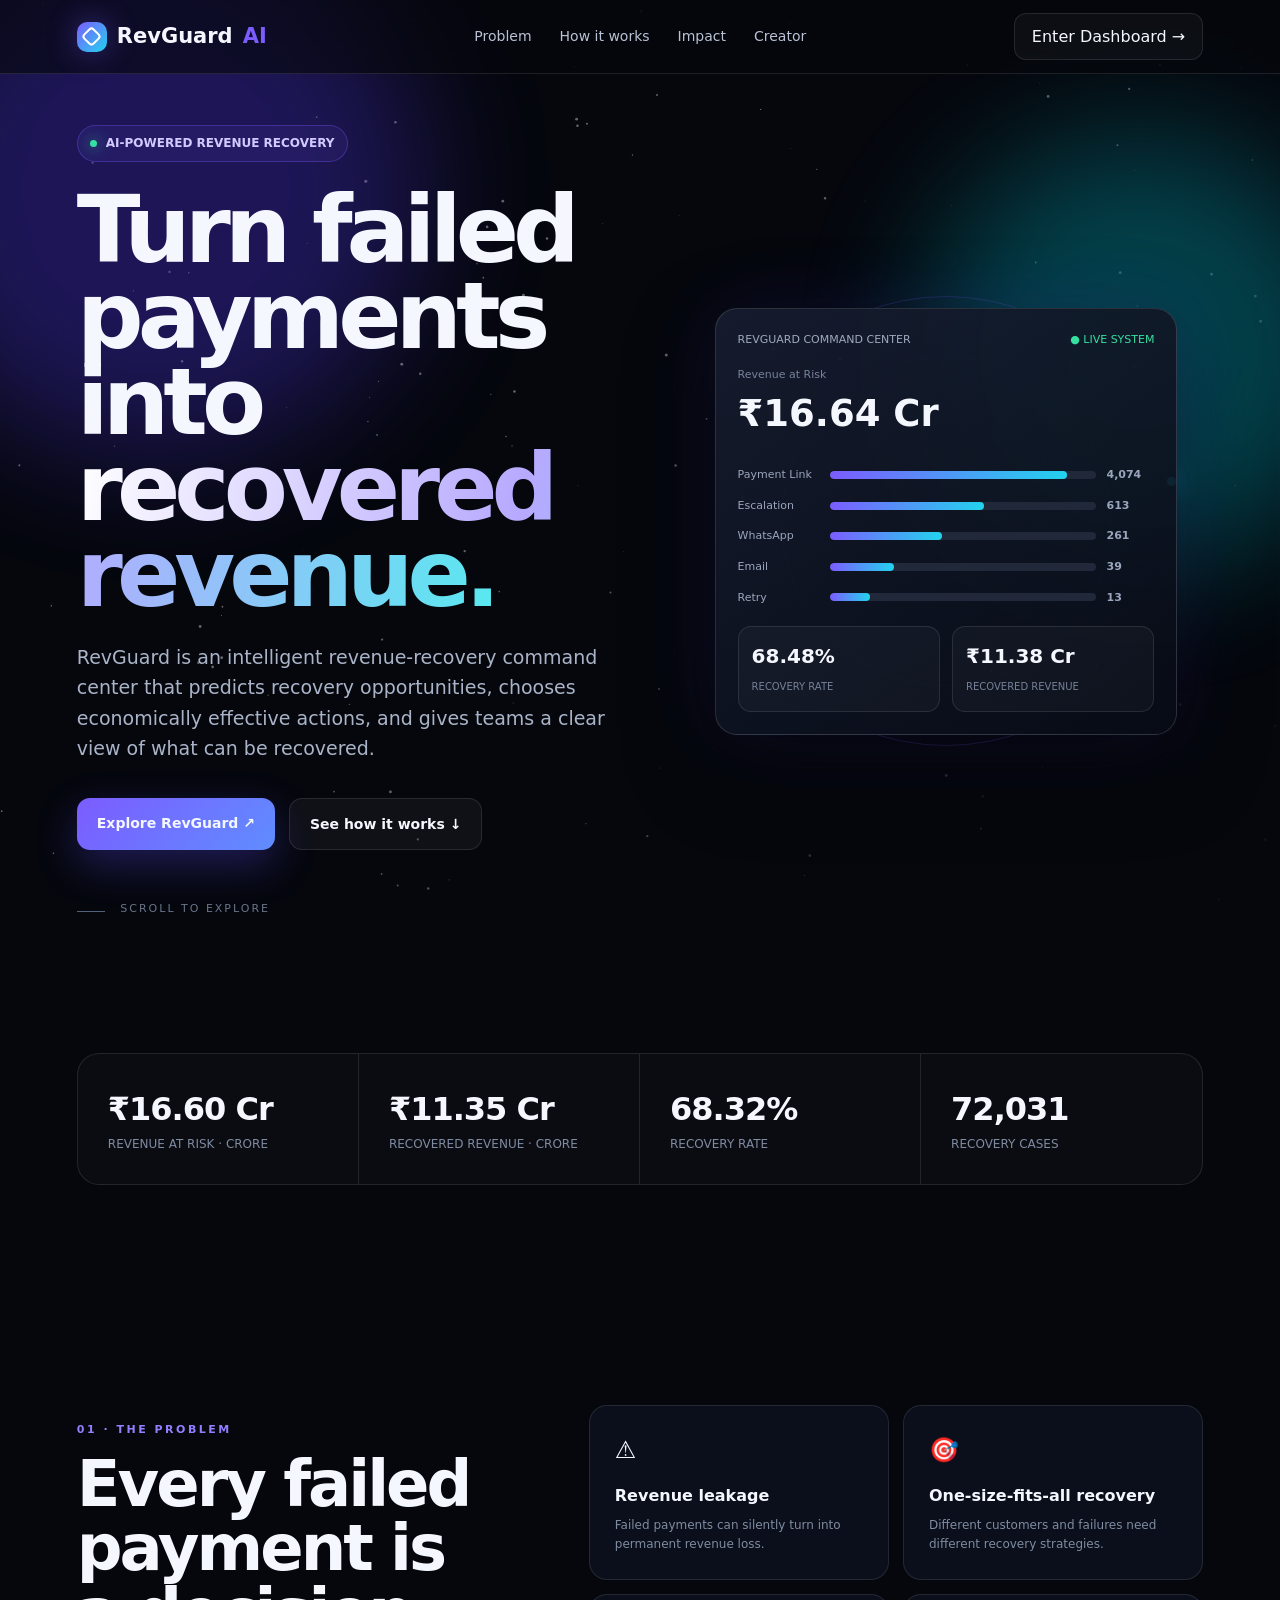
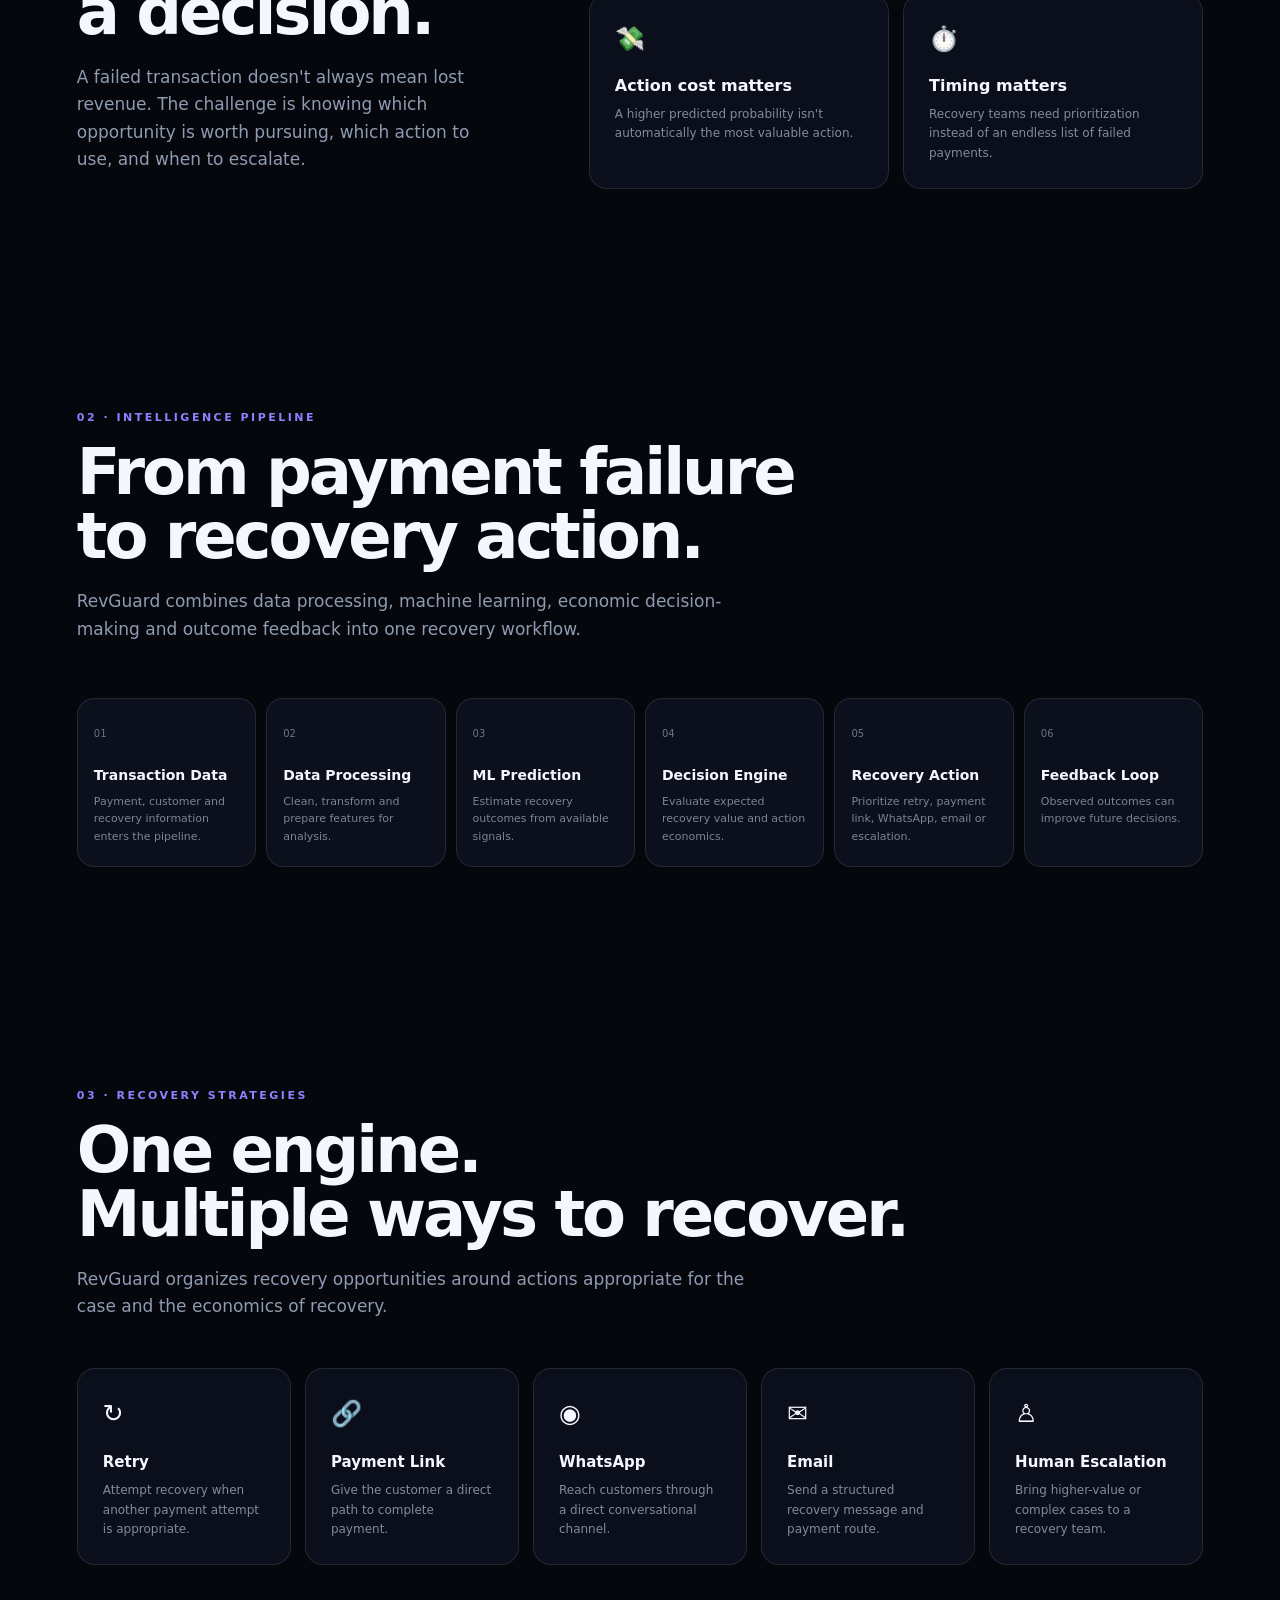
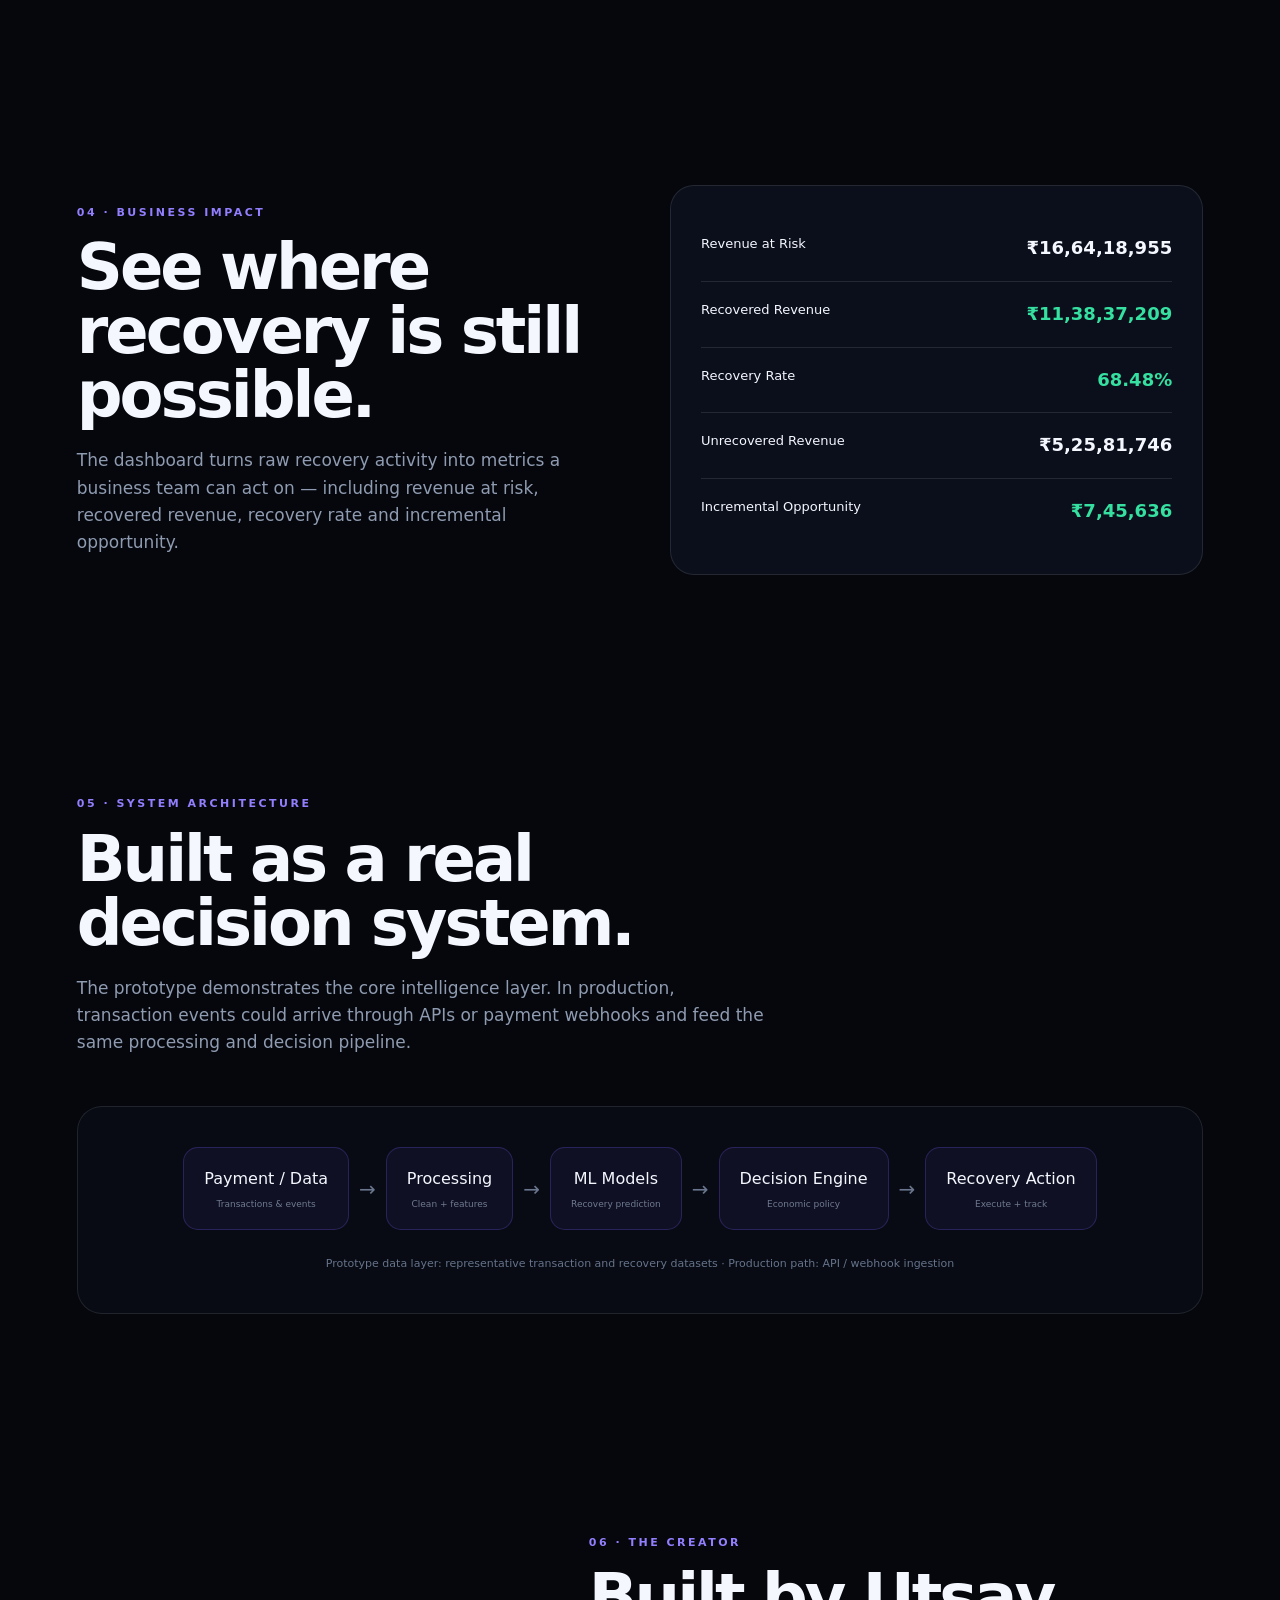
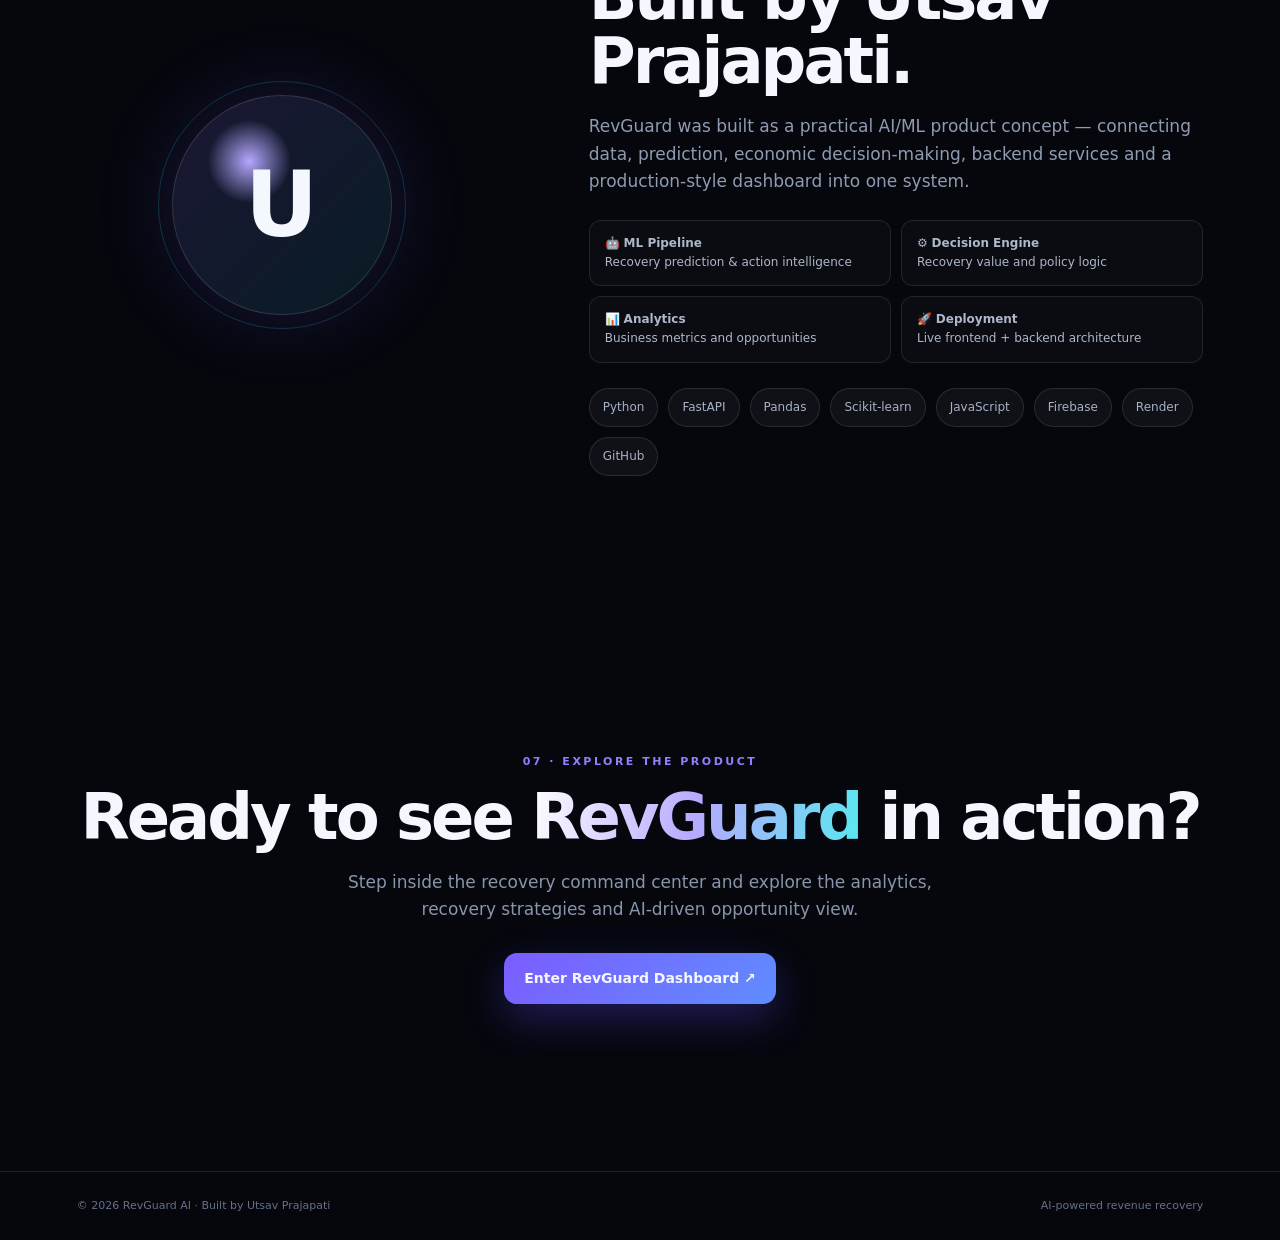
<file: frontend/index.html>
<!doctype html>
<html lang="en">
<head>
<meta charset="UTF-8">
<meta name="viewport" content="width=device-width,initial-scale=1">
<title>RevGuard AI — Revenue Recovery Intelligence</title>
<style>
:root{--bg:#05070d;--panel:rgba(14,19,33,.78);--text:#f5f7ff;--muted:#98a4bb;--line:rgba(255,255,255,.1);--a:#7c5cff;--b:#22d3ee;--g:#35e0a1}
*{box-sizing:border-box;margin:0;padding:0}html{scroll-behavior:smooth}body{background:var(--bg);color:var(--text);font-family:Inter,system-ui,sans-serif;overflow-x:hidden;line-height:1.6}a{color:inherit;text-decoration:none}
#stars{position:fixed;inset:0;width:100%;height:100%;z-index:-4}.aurora{position:fixed;inset:-20%;z-index:-3;pointer-events:none;filter:blur(65px);opacity:.3}.aurora:before,.aurora:after{content:"";position:absolute;border-radius:50%;animation:drift 15s ease-in-out infinite alternate}.aurora:before{width:42vw;height:42vw;left:8%;top:8%;background:#573bff}.aurora:after{width:34vw;height:34vw;right:10%;top:25%;background:#00c7d9;animation-delay:-6s}@keyframes drift{to{transform:translate(8vw,5vh) scale(1.12)}}
nav{position:fixed;top:0;left:0;right:0;z-index:20;height:74px;display:flex;align-items:center;justify-content:space-between;padding:0 6vw;background:rgba(5,7,13,.6);backdrop-filter:blur(18px);border-bottom:1px solid var(--line)}.logo{font-size:21px;font-weight:850;display:flex;align-items:center;gap:10px}.mark{width:30px;height:30px;border-radius:10px;display:grid;place-items:center;background:linear-gradient(135deg,var(--a),var(--b));box-shadow:0 0 30px #7c5cff66}.mark:after{content:"";width:11px;height:11px;border:2px solid white;border-radius:4px;transform:rotate(45deg)}.links{display:flex;gap:28px;color:#b9c2d5;font-size:14px}.links a:hover{color:#fff}.navbtn{padding:10px 17px;border:1px solid var(--line);border-radius:12px;background:#ffffff09}
section{position:relative;padding:110px 6vw;max-width:1400px;margin:auto}.hero{min-height:100vh;display:flex;align-items:center;padding-top:125px}.heroGrid{display:grid;grid-template-columns:1.02fr .98fr;gap:6vw;align-items:center;width:100%}.eyebrow{display:inline-flex;align-items:center;gap:9px;padding:8px 12px;border:1px solid #7c5cff55;border-radius:999px;background:#7c5cff17;color:#d2caff;font-size:12px;font-weight:750;animation:up .8s both}.dot{width:7px;height:7px;border-radius:50%;background:var(--g);box-shadow:0 0 15px var(--g);animation:pulse 1.7s infinite}@keyframes pulse{50%{opacity:.3;transform:scale(.7)}}h1{font-size:clamp(54px,7.3vw,108px);line-height:.92;letter-spacing:-6px;margin:25px 0;font-weight:900}.grad{background:linear-gradient(100deg,#fff,#b7a9ff,#58e9ef);-webkit-background-clip:text;background-clip:text;color:transparent}.hero p{max-width:650px;color:#aab4c8;font-size:19px}.actions{display:flex;gap:14px;margin-top:34px;flex-wrap:wrap}.btn{padding:14px 20px;border-radius:13px;font-weight:750;font-size:14px;display:inline-flex;gap:9px;transition:.25s}.primary{background:linear-gradient(135deg,var(--a),#5f8dff);box-shadow:0 15px 40px #5c4bff4d}.primary:hover,.ghost:hover{transform:translateY(-3px)}.ghost{border:1px solid var(--line);background:#ffffff0b}.scroll{margin-top:50px;color:#69758b;font-size:11px;letter-spacing:2px;text-transform:uppercase}.scroll span{display:inline-block;width:28px;height:1px;background:#536079;margin-right:10px}
.visual{position:relative;height:570px;display:grid;place-items:center}.ring{position:absolute;border:1px solid #7c5cff33;border-radius:50%;animation:spin 22s linear infinite}.r1{width:450px;height:450px}.r2{width:330px;height:330px;border-color:#22d3ee38;animation-direction:reverse;animation-duration:16s}@keyframes spin{to{transform:rotate(360deg)}}.orb{position:absolute;width:9px;height:9px;border-radius:50%;background:var(--b);box-shadow:0 0 25px var(--b);transform:translate(225px,-40px)}.card{width:min(510px,90%);border:1px solid #ffffff22;border-radius:22px;background:linear-gradient(145deg,#161d30ee,#080c16e8);box-shadow:0 30px 90px #00000061,0 0 80px #5b48ff22;padding:22px;z-index:2;animation:float 5s ease-in-out infinite}@keyframes float{50%{transform:translateY(-13px) rotateY(-3deg)}}.top{display:flex;justify-content:space-between;color:#9da9bd;font-size:11px;margin-bottom:18px}.live{color:var(--g)}.big{font-size:37px;font-weight:850}.small{font-size:11px;color:#77839a}.bars{margin-top:23px;display:grid;gap:13px}.bar{display:grid;grid-template-columns:82px 1fr 48px;gap:10px;align-items:center;font-size:11px;color:#9aa6bc}.track{height:8px;background:#20283a;border-radius:99px;overflow:hidden}.fill{height:100%;border-radius:99px;background:linear-gradient(90deg,var(--a),var(--b));animation:grow 1.8s ease}@keyframes grow{from{width:0!important}}.bottom{display:grid;grid-template-columns:1fr 1fr;gap:12px;margin-top:20px}.kpi{padding:13px;border-radius:13px;background:#ffffff08;border:1px solid var(--line)}.kpi b{display:block;font-size:20px}.kpi span{font-size:10px;color:#758198}
.stats{padding-top:25px}.statgrid{display:grid;grid-template-columns:repeat(4,1fr);border:1px solid var(--line);border-radius:22px;overflow:hidden;background:#ffffff06}.stat{padding:30px;border-right:1px solid var(--line)}.stat:last-child{border:0}.stat strong{font-size:32px;letter-spacing:-1px}.stat span{display:block;color:#7f8ba1;font-size:12px}
.label{color:#927fff;font-size:11px;letter-spacing:2.5px;text-transform:uppercase;font-weight:800;margin-bottom:14px}h2{font-size:clamp(36px,5vw,65px);line-height:1;letter-spacing:-3px;margin-bottom:20px}.lead{color:#8f9bb0;max-width:690px;font-size:17px}.problem{display:grid;grid-template-columns:.8fr 1.2fr;gap:8vw;align-items:center}.pcards{display:grid;grid-template-columns:1fr 1fr;gap:14px}.pcard,.strategy{padding:25px;border:1px solid var(--line);border-radius:18px;background:var(--panel);transition:.3s}.pcard:hover,.strategy:hover{transform:translateY(-7px);border-color:#7c5cff66}.pcard h3,.strategy h3{font-size:16px}.pcard p,.strategy p{font-size:12px;color:#7f8ca1;margin-top:7px}.icon{font-size:24px;margin-bottom:14px}
.pipeline{margin-top:55px;display:grid;grid-template-columns:repeat(6,1fr);gap:10px}.step{min-height:155px;padding:20px 16px;border:1px solid var(--line);border-radius:17px;background:#0d1321cc}.num{font-size:10px;color:#69758a}.step h3{font-size:14px;margin:20px 0 6px}.step p{font-size:11px;color:#78859b}
.strategygrid{display:grid;grid-template-columns:repeat(5,1fr);gap:14px;margin-top:48px}.sicon{font-size:25px}.strategy h3{margin-top:16px;font-size:15px}
.impact{display:grid;grid-template-columns:1fr 1fr;gap:60px;align-items:center}.impactPanel{padding:30px;border-radius:24px;border:1px solid var(--line);background:var(--panel)}.impactrow{display:flex;justify-content:space-between;padding:18px 0;border-bottom:1px solid var(--line);font-size:13px}.impactrow:last-child{border:0}.impactrow b{font-size:18px}.green{color:var(--g)}
.arch{margin-top:50px;padding:40px;border:1px solid var(--line);border-radius:25px;background:#0a0e18b8}.flow{display:flex;align-items:center;justify-content:center;gap:10px;flex-wrap:wrap}.node{padding:18px 20px;border:1px solid #7c5cff40;background:#7c5cff12;border-radius:15px;text-align:center;min-width:125px}.node small{display:block;color:#6f7b91;font-size:9px;margin-top:5px}.arrow{color:#69768d;font-size:20px;animation:ap 1.4s infinite}@keyframes ap{50%{opacity:.25;transform:translateX(4px)}}.note{text-align:center;color:#66738a;font-size:11px;margin-top:25px}
.about{display:grid;grid-template-columns:.8fr 1.2fr;gap:8vw;align-items:center}.profile{width:220px;height:220px;border-radius:50%;margin:auto;display:grid;place-items:center;background:radial-gradient(circle at 35% 30%,#b4a8ff,transparent 20%),linear-gradient(135deg,#1b1734,#081c24);border:1px solid #ffffff22;box-shadow:0 0 80px #7c5cff30;position:relative}.profile:before{content:"U";font-size:90px;font-weight:900}.profile:after{content:"";position:absolute;inset:-15px;border:1px solid #22d3ee33;border-radius:50%;animation:spin 9s linear infinite}.builds{display:grid;grid-template-columns:1fr 1fr;gap:10px;margin-top:25px}.build{padding:13px 15px;border-radius:12px;border:1px solid var(--line);background:#ffffff06;font-size:12px;color:#aeb8ca}.tech{display:flex;gap:10px;flex-wrap:wrap;margin-top:25px}.tech span{padding:9px 13px;border-radius:999px;background:#ffffff0b;border:1px solid var(--line);font-size:12px;color:#a8b2c5}
.final{text-align:center;min-height:65vh;display:grid;place-items:center}.final p{color:#8995aa;font-size:17px;max-width:600px;margin:0 auto 30px}.footer{border-top:1px solid var(--line);padding:25px 6vw;color:#657188;font-size:11px;display:flex;justify-content:space-between}.reveal{opacity:0;transform:translateY(35px);transition:.8s}.reveal.visible{opacity:1;transform:none}
@keyframes up{from{opacity:0;transform:translateY(20px)}to{opacity:1;transform:none}}
@media(max-width:900px){.links{display:none}.heroGrid,.problem,.impact,.about{grid-template-columns:1fr}.visual{height:450px}.r1{width:340px;height:340px}.r2{width:250px;height:250px}.statgrid{grid-template-columns:1fr 1fr}.stat:nth-child(2){border-right:0}.pipeline{grid-template-columns:1fr 1fr}.strategygrid{grid-template-columns:1fr 1fr}}
@media(max-width:560px){section{padding:80px 5vw}.hero{padding-top:115px}.hero p{font-size:16px}h1{letter-spacing:-3px}.visual{height:390px}.card{padding:17px}.statgrid,.pcards,.builds,.strategygrid{grid-template-columns:1fr}.stat{border-right:0;border-bottom:1px solid var(--line)}.arch{padding:22px}.flow{display:grid}.arrow{transform:rotate(90deg)}.footer{flex-direction:column;gap:8px}}
</style>
</head>
<body>
<canvas id="stars"></canvas><div class="aurora"></div>
<nav><a class="logo" href="#top"><span class="mark"></span>RevGuard<span style="color:#7c5cff">AI</span></a><div class="links"><a href="#problem">Problem</a><a href="#how">How it works</a><a href="#impact">Impact</a><a href="#about">Creator</a></div><a class="navbtn" href="login.html">Enter Dashboard →</a></nav>

<main id="top">
<section class="hero"><div class="heroGrid"><div><div class="eyebrow"><span class="dot"></span> AI-POWERED REVENUE RECOVERY</div><h1>Turn failed payments into <span class="grad">recovered revenue.</span></h1><p>RevGuard is an intelligent revenue-recovery command center that predicts recovery opportunities, chooses economically effective actions, and gives teams a clear view of what can be recovered.</p><div class="actions"><a class="btn primary" href="login.html">Explore RevGuard ↗</a><a class="btn ghost" href="#how">See how it works ↓</a></div><div class="scroll"><span></span> Scroll to explore</div></div>
<div class="visual"><div class="ring r1"></div><div class="ring r2"></div><div class="orb"></div><div class="card"><div class="top"><span>REVGUARD COMMAND CENTER</span><span class="live">● LIVE SYSTEM</span></div><div class="small">Revenue at Risk</div><div class="big">₹16.64 Cr</div><div class="bars">
<div class="bar"><span>Payment Link</span><div class="track"><div class="fill" style="width:89%"></div></div><b>4,074</b></div>
<div class="bar"><span>Escalation</span><div class="track"><div class="fill" style="width:58%"></div></div><b>613</b></div>
<div class="bar"><span>WhatsApp</span><div class="track"><div class="fill" style="width:42%"></div></div><b>261</b></div>
<div class="bar"><span>Email</span><div class="track"><div class="fill" style="width:24%"></div></div><b>39</b></div>
<div class="bar"><span>Retry</span><div class="track"><div class="fill" style="width:15%"></div></div><b>13</b></div></div>
<div class="bottom"><div class="kpi"><b>68.48%</b><span>RECOVERY RATE</span></div><div class="kpi"><b>₹11.38 Cr</b><span>RECOVERED REVENUE</span></div></div></div></div></div></section>

<section class="stats reveal"><div class="statgrid"><div class="stat"><strong data-n="16.64">₹0</strong><span>REVENUE AT RISK · CRORE</span></div><div class="stat"><strong data-n="11.38">₹0</strong><span>RECOVERED REVENUE · CRORE</span></div><div class="stat"><strong data-n="68.48">0%</strong><span>RECOVERY RATE</span></div><div class="stat"><strong data-n="72195">0</strong><span>RECOVERY CASES</span></div></div></section>

<section id="problem" class="problem reveal"><div><div class="label">01 · The problem</div><h2>Every failed payment is a decision.</h2><p class="lead">A failed transaction doesn't always mean lost revenue. The challenge is knowing which opportunity is worth pursuing, which action to use, and when to escalate.</p></div><div class="pcards"><div class="pcard"><div class="icon">⚠️</div><h3>Revenue leakage</h3><p>Failed payments can silently turn into permanent revenue loss.</p></div><div class="pcard"><div class="icon">🎯</div><h3>One-size-fits-all recovery</h3><p>Different customers and failures need different recovery strategies.</p></div><div class="pcard"><div class="icon">💸</div><h3>Action cost matters</h3><p>A higher predicted probability isn't automatically the most valuable action.</p></div><div class="pcard"><div class="icon">⏱️</div><h3>Timing matters</h3><p>Recovery teams need prioritization instead of an endless list of failed payments.</p></div></div></section>

<section id="how" class="reveal"><div class="label">02 · Intelligence pipeline</div><h2>From payment failure<br>to recovery action.</h2><p class="lead">RevGuard combines data processing, machine learning, economic decision-making and outcome feedback into one recovery workflow.</p><div class="pipeline">
<div class="step"><span class="num">01</span><h3>Transaction Data</h3><p>Payment, customer and recovery information enters the pipeline.</p></div><div class="step"><span class="num">02</span><h3>Data Processing</h3><p>Clean, transform and prepare features for analysis.</p></div><div class="step"><span class="num">03</span><h3>ML Prediction</h3><p>Estimate recovery outcomes from available signals.</p></div><div class="step"><span class="num">04</span><h3>Decision Engine</h3><p>Evaluate expected recovery value and action economics.</p></div><div class="step"><span class="num">05</span><h3>Recovery Action</h3><p>Prioritize retry, payment link, WhatsApp, email or escalation.</p></div><div class="step"><span class="num">06</span><h3>Feedback Loop</h3><p>Observed outcomes can improve future decisions.</p></div></div></section>

<section class="reveal"><div class="label">03 · Recovery strategies</div><h2>One engine.<br>Multiple ways to recover.</h2><p class="lead">RevGuard organizes recovery opportunities around actions appropriate for the case and the economics of recovery.</p><div class="strategygrid"><div class="strategy"><div class="sicon">↻</div><h3>Retry</h3><p>Attempt recovery when another payment attempt is appropriate.</p></div><div class="strategy"><div class="sicon">🔗</div><h3>Payment Link</h3><p>Give the customer a direct path to complete payment.</p></div><div class="strategy"><div class="sicon">◉</div><h3>WhatsApp</h3><p>Reach customers through a direct conversational channel.</p></div><div class="strategy"><div class="sicon">✉</div><h3>Email</h3><p>Send a structured recovery message and payment route.</p></div><div class="strategy"><div class="sicon">♙</div><h3>Human Escalation</h3><p>Bring higher-value or complex cases to a recovery team.</p></div></div></section>

<section id="impact" class="impact reveal"><div><div class="label">04 · Business impact</div><h2>See where recovery is still possible.</h2><p class="lead">The dashboard turns raw recovery activity into metrics a business team can act on — including revenue at risk, recovered revenue, recovery rate and incremental opportunity.</p></div><div class="impactPanel"><div class="impactrow"><span>Revenue at Risk</span><b>₹16,64,18,955</b></div><div class="impactrow"><span>Recovered Revenue</span><b class="green">₹11,38,37,209</b></div><div class="impactrow"><span>Recovery Rate</span><b class="green">68.48%</b></div><div class="impactrow"><span>Unrecovered Revenue</span><b>₹5,25,81,746</b></div><div class="impactrow"><span>Incremental Opportunity</span><b class="green">₹7,45,636</b></div></div></section>

<section class="reveal"><div class="label">05 · System architecture</div><h2>Built as a real<br>decision system.</h2><p class="lead">The prototype demonstrates the core intelligence layer. In production, transaction events could arrive through APIs or payment webhooks and feed the same processing and decision pipeline.</p><div class="arch"><div class="flow"><div class="node">Payment / Data<small>Transactions & events</small></div><div class="arrow">→</div><div class="node">Processing<small>Clean + features</small></div><div class="arrow">→</div><div class="node">ML Models<small>Recovery prediction</small></div><div class="arrow">→</div><div class="node">Decision Engine<small>Economic policy</small></div><div class="arrow">→</div><div class="node">Recovery Action<small>Execute + track</small></div></div><div class="note">Prototype data layer: representative transaction and recovery datasets · Production path: API / webhook ingestion</div></div></section>

<section id="about" class="about reveal"><div><div class="profile"></div></div><div><div class="label">06 · The creator</div><h2>Built by Utsav Prajapati.</h2><p class="lead">RevGuard was built as a practical AI/ML product concept — connecting data, prediction, economic decision-making, backend services and a production-style dashboard into one system.</p><div class="builds"><div class="build">🤖 <b>ML Pipeline</b><br>Recovery prediction & action intelligence</div><div class="build">⚙️ <b>Decision Engine</b><br>Recovery value and policy logic</div><div class="build">📊 <b>Analytics</b><br>Business metrics and opportunities</div><div class="build">🚀 <b>Deployment</b><br>Live frontend + backend architecture</div></div><div class="tech"><span>Python</span><span>FastAPI</span><span>Pandas</span><span>Scikit-learn</span><span>JavaScript</span><span>Firebase</span><span>Render</span><span>GitHub</span></div></div></section>

<section class="final reveal"><div><div class="label">07 · Explore the product</div><h2>Ready to see <span class="grad">RevGuard</span> in action?</h2><p>Step inside the recovery command center and explore the analytics, recovery strategies and AI-driven opportunity view.</p><a class="btn primary" href="login.html">Enter RevGuard Dashboard ↗</a></div></section>
</main>
<footer class="footer"><span>© 2026 RevGuard AI · Built by Utsav Prajapati</span><span>AI-powered revenue recovery</span></footer>

<script>
const c=document.getElementById("stars"),x=c.getContext("2d");let W,H,s=[];
function resize(){W=c.width=innerWidth*devicePixelRatio;H=c.height=innerHeight*devicePixelRatio;s=Array.from({length:Math.min(170,Math.floor(innerWidth/7))},()=>({x:Math.random()*W,y:Math.random()*H,r:(Math.random()*1.3+.25)*devicePixelRatio,v:(Math.random()*.16+.04)*devicePixelRatio}))}
function draw(){x.clearRect(0,0,W,H);x.fillStyle="#fff";s.forEach(a=>{a.y+=a.v;if(a.y>H)a.y=0;x.globalAlpha=.2+Math.sin((a.x+a.y)*.002)*.18;x.beginPath();x.arc(a.x,a.y,a.r,0,7);x.fill()});requestAnimationFrame(draw)}addEventListener("resize",resize);resize();draw();
const io=new IntersectionObserver(es=>es.forEach(e=>{if(e.isIntersecting){e.target.classList.add("visible");io.unobserve(e.target)}}),{threshold:.13});document.querySelectorAll(".reveal").forEach(e=>io.observe(e));
const co=new IntersectionObserver(es=>{if(!es[0].isIntersecting)return;document.querySelectorAll("[data-n]").forEach(el=>{let t=+el.dataset.n,start=performance.now();function q(now){let p=Math.min((now-start)/1500,1),v=t*(1-Math.pow(1-p,3));el.textContent=t<20?"₹"+v.toFixed(2)+" Cr":t<100?" "+v.toFixed(2)+"%":Math.round(v).toLocaleString("en-IN");if(p<1)requestAnimationFrame(q)}requestAnimationFrame(q)});co.disconnect()},{threshold:.5});co.observe(document.querySelector(".stats"));
</script>
</body>
</html>
</file>
